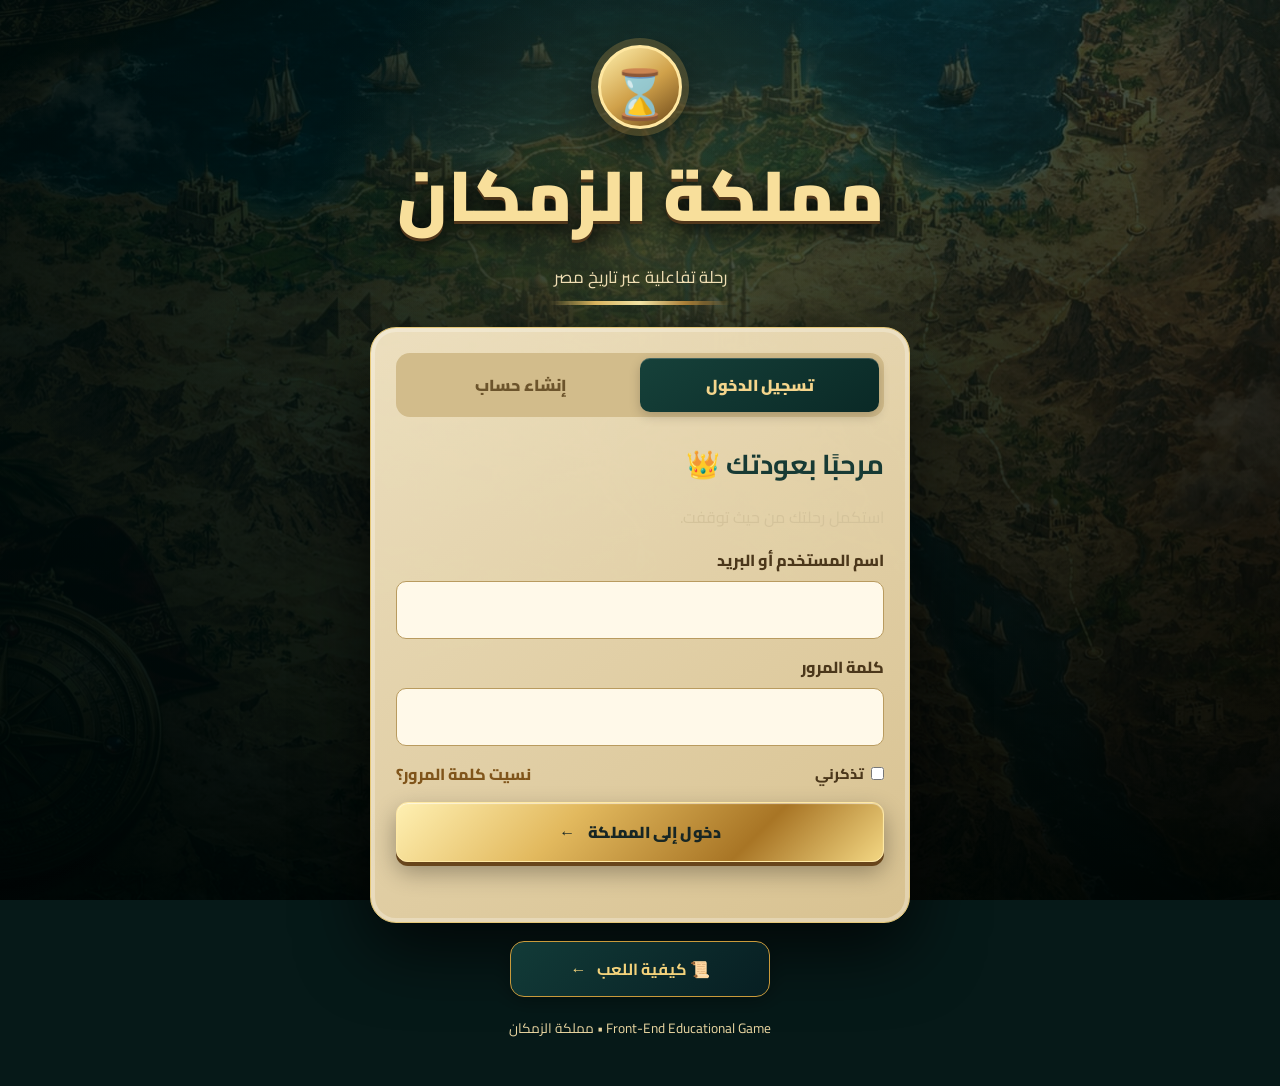
<file: index.html>
<!DOCTYPE html>
<html dir="rtl" lang="ar">
 <head>
  <meta charset="utf-8"/>
  <meta content="width=device-width,initial-scale=1" name="viewport"/>
  <title>
   مملكة الزمكان | الدخول
  </title>
  <link href="style.css" rel="stylesheet"/>
 </head>

 <body class="auth-page">
  <div class="auth-bg">
  </div>
  <main class="auth-wrap">
   <section class="brand">
    <div class="brand-emblem">
     ⌛
    </div>
    <h1>
     مملكة الزمكان
    </h1>
    <p>
     رحلة تفاعلية عبر تاريخ مصر
    </p>
    <div class="brand-line">
    </div>
   </section>
   <section class="auth-card">
    <div class="tabs">
     <button class="tab active" id="loginTab">
      تسجيل الدخول
     </button>
     <button class="tab" id="registerTab">
      إنشاء حساب
     </button>
    </div>
    <form class="auth-form" id="loginForm">
     <h2>
      مرحبًا بعودتك 👑
     </h2>
     <p class="muted">
      استكمل رحلتك من حيث توقفت.
     </p>

     <label>
      اسم المستخدم أو البريد
      <input autocomplete="username" id="loginUsername" required=""/>
     </label>

     <label>
      كلمة المرور
      <input autocomplete="current-password" id="loginPassword" required="" type="password"/>
     </label>

     <div class="remember">
      <label class="check">
       <input id="rememberMe" type="checkbox"/>
       <span>
        تذكرني
       </span>
      </label>
      <button class="link-btn" id="forgotPassword" type="button">
       نسيت كلمة المرور؟
      </button>
     </div>

     <button class="gold-btn" type="submit">
      دخول إلى المملكة
      <span>
       ←
      </span>
     </button>

     <div class="form-message" id="loginMessage">
     </div>
    </form>
    <form class="auth-form hidden" id="registerForm">
     <h2>
      أنشئ مملكتك ✨
     </h2>
     <p class="muted">
      سجّل بياناتك واحفظ تقدمك محليًا.
     </p>
     <label>
      الاسم
      <input id="registerName" required=""/>
     </label>

     <label>
      البريد الإلكتروني
      <input id="registerEmail" required="" type="email"/>
     </label>

     <label>
      كلمة المرور
      <input id="registerPassword" minlength="4" required="" type="password"/>
     </label>

     <label>
      تأكيد كلمة المرور
      <input id="registerConfirmPassword" minlength="4" required="" type="password"/>
     </label>
     
     <button class="gold-btn" type="submit">
      إنشاء الحساب
      <span>
       ✦
      </span>
     </button>
     <div class="form-message" id="registerMessage">
     </div>
    </form>
   </section>
   <a class="how-to-link" href="instructions.html" style="display:flex;align-items:center;justify-content:center;gap:10px;margin:18px auto 8px;padding:12px 22px;max-width:260px;border:1px solid #c99a3b;border-radius:14px;background:linear-gradient(135deg,#123b38,#071e22);color:#f3d27b;text-decoration:none;font-weight:700;box-shadow:0 5px 18px #0004">
    📜 كيفية اللعب
    <span aria-hidden="true">
     ←
    </span>
   </a>
   <p class="copyright">
    Front-End Educational Game • مملكة الزمكان
   </p>
  </main>
  <script>
   (()=>{let started=false;function startSound(){if(started)return;started=true;try{const C=window.AudioContext||window.webkitAudioContext;if(!C)return;const settings=JSON.parse(localStorage.getItem("kingdom_settings")||"{}");if(settings.soundEffects===false&&settings.backgroundMusic===false)return;const ac=new C();if(ac.state==="suspended")ac.resume();if(settings.soundEffects!==false){const o=ac.createOscillator(),g=ac.createGain();o.type="sine";o.frequency.setValueAtTime(523,ac.currentTime);o.frequency.setValueAtTime(659,ac.currentTime+.12);g.gain.setValueAtTime(.0001,ac.currentTime);g.gain.exponentialRampToValueAtTime(.09,ac.currentTime+.03);g.gain.exponentialRampToValueAtTime(.0001,ac.currentTime+.32);o.connect(g).connect(ac.destination);o.start();o.stop(ac.currentTime+.34)}}catch(e){}}window.addEventListener("pointerdown",startSound,{once:true});window.addEventListener("keydown",startSound,{once:true});window.addEventListener("load",()=>{try{if(!localStorage.getItem("kingdom_settings"))localStorage.setItem("kingdom_settings",JSON.stringify({soundEffects:true,backgroundMusic:true,volume:75,language:"ar"}))}catch(e){}})})();
  </script>
  <script src="audio.js"></script>
  <script src="auth.js">
  </script>
 </body>
</html>
</file>
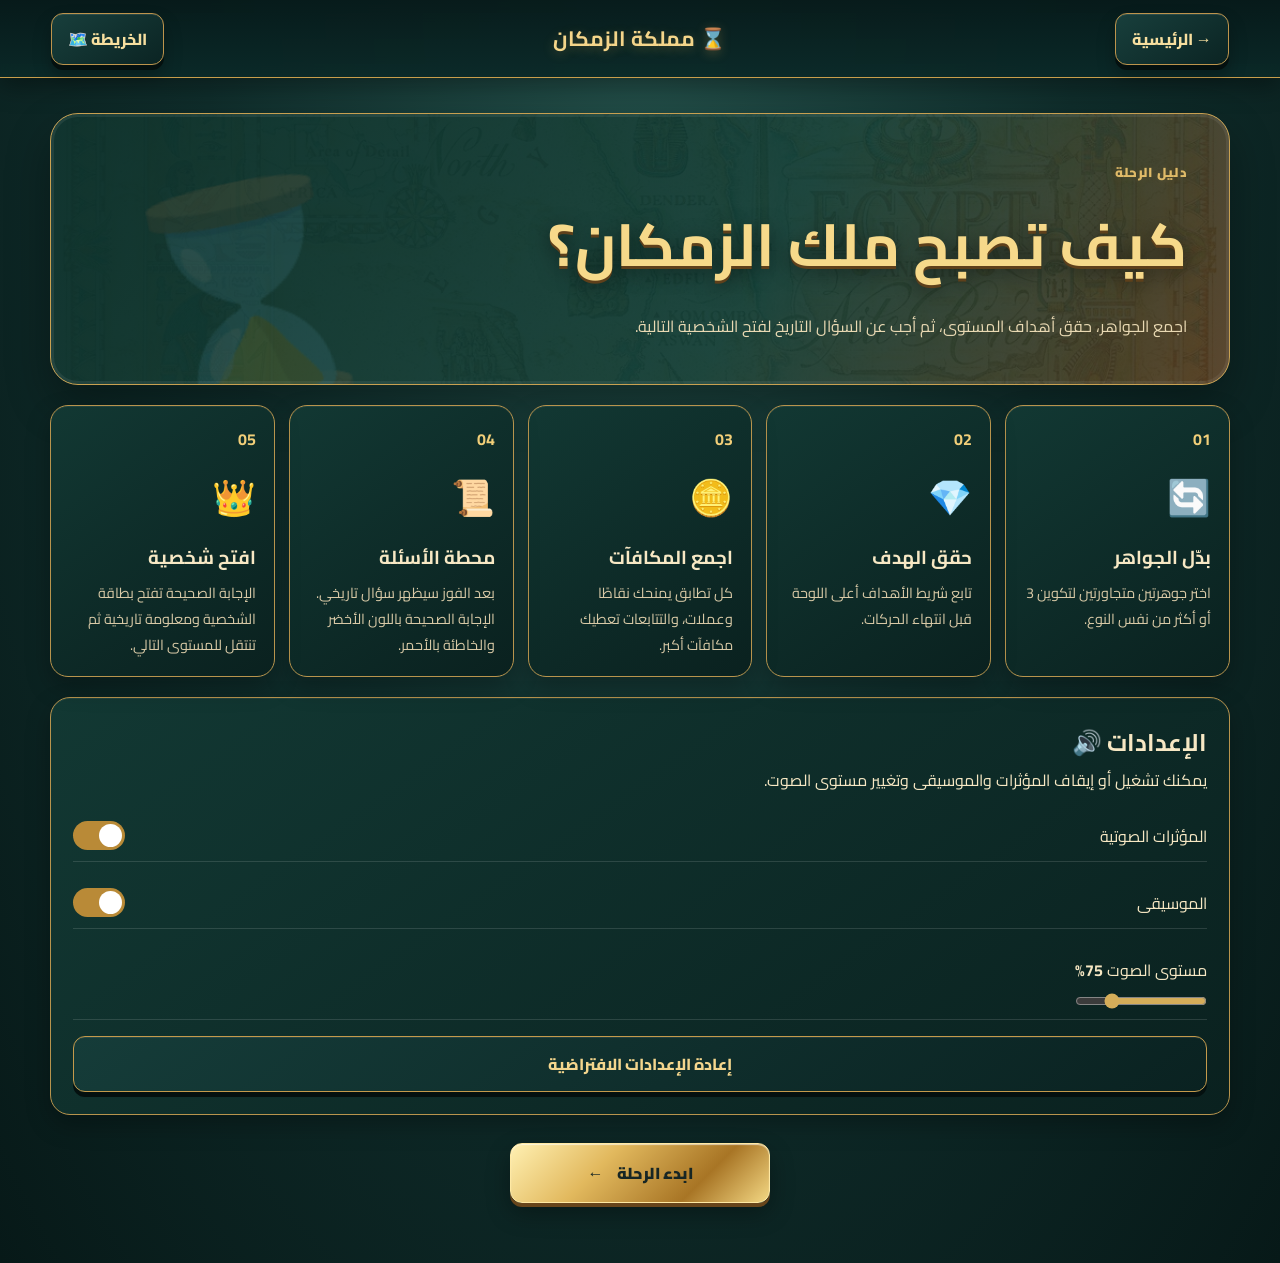
<file: instructions.html>
<!DOCTYPE html>
<html dir="rtl" lang="ar">
 <head>
  <meta charset="utf-8"/>
  <meta content="width=device-width,initial-scale=1" name="viewport"/>
  <title>
   مملكة الزمكان | كيفية اللعب
  </title>
  <link href="style.css" rel="stylesheet"/>
 </head>
 <body class="inner-page instructions-page">
  <header class="topbar">
   <a class="back-btn" href="index.html">
    → الرئيسية
   </a>
   <div class="top-logo">
    ⌛
    <b>
     مملكة الزمكان
    </b>
   </div>
   <a class="nav-btn" href="map.html">
    الخريطة 🗺️
   </a>
  </header>
  <main class="instructions-wrap">
   <section class="hero-panel">
    <span class="eyebrow">
     دليل الرحلة
    </span>
    <h1>
     كيف تصبح ملك الزمكان؟
    </h1>
    <p>
     اجمع الجواهر، حقق أهداف المستوى، ثم أجب عن السؤال التاريخ لفتح الشخصية التالية.
    </p>
   </section>
   <section class="steps">
    <article>
     <b>
      01
     </b>
     <span>
      🔄
     </span>
     <h3>
      بدّل الجواهر
     </h3>
     <p>
      اختر جوهرتين متجاورتين لتكوين 3 أو أكثر من نفس النوع.
     </p>
    </article>
    <article>
     <b>
      02
     </b>
     <span>
      💎
     </span>
     <h3>
      حقق الهدف
     </h3>
     <p>
      تابع شريط الأهداف أعلى اللوحة قبل انتهاء الحركات.
     </p>
    </article>
    <article>
     <b>
      03
     </b>
     <span>
      🪙
     </span>
     <h3>
      اجمع المكافآت
     </h3>
     <p>
      كل تطابق يمنحك نقاطًا وعملات، والتتابعات تعطيك مكافآت أكبر.
     </p>
    </article>
    <article>
     <b>
      04
     </b>
     <span>
      📜
     </span>
     <h3>
      محطة الأسئلة
     </h3>
     <p>
      بعد الفوز سيظهر سؤال تاريخي. الإجابة الصحيحة باللون الأخضر والخاطئة بالأحمر.
     </p>
    </article>
    <article>
     <b>
      05
     </b>
     <span>
      👑
     </span>
     <h3>
      افتح شخصية
     </h3>
     <p>
      الإجابة الصحيحة تفتح بطاقة الشخصية ومعلومة تاريخية ثم تنتقل للمستوى التالي.
     </p>
    </article>
   </section>
   <section class="settings-card">
    <div>
     <h2>
      الإعدادات 🔊
     </h2>
     <p>
      يمكنك تشغيل أو إيقاف المؤثرات والموسيقى وتغيير مستوى الصوت.
     </p>
    </div>
    <div class="setting-row">
     <span>
      المؤثرات الصوتية
     </span>
     <input checked="" id="soundEffects" type="checkbox"/>
    </div>
    <div class="setting-row">
     <span>
      الموسيقى
     </span>
     <input checked="" id="backgroundMusic" type="checkbox"/>
    </div>
    <div class="volume-row">
     <span>
      مستوى الصوت
      <b id="volumeValue">
       75%
      </b>
     </span>
     <input id="volumeControl" max="100" min="0" type="range" value="75"/>
    </div>
    <button class="outline-btn" id="resetSettings">
     إعادة الإعدادات الافتراضية
    </button>
   </section>
   
   <a class="gold-btn big-start" href="map.html">
    ابدء الرحلة
    <span>
     ←
    </span>
   </a>
  </main>

  <script src="audio.js"></script>
  <script src="settings.js">
  </script>
 </body>
</html>
</file>
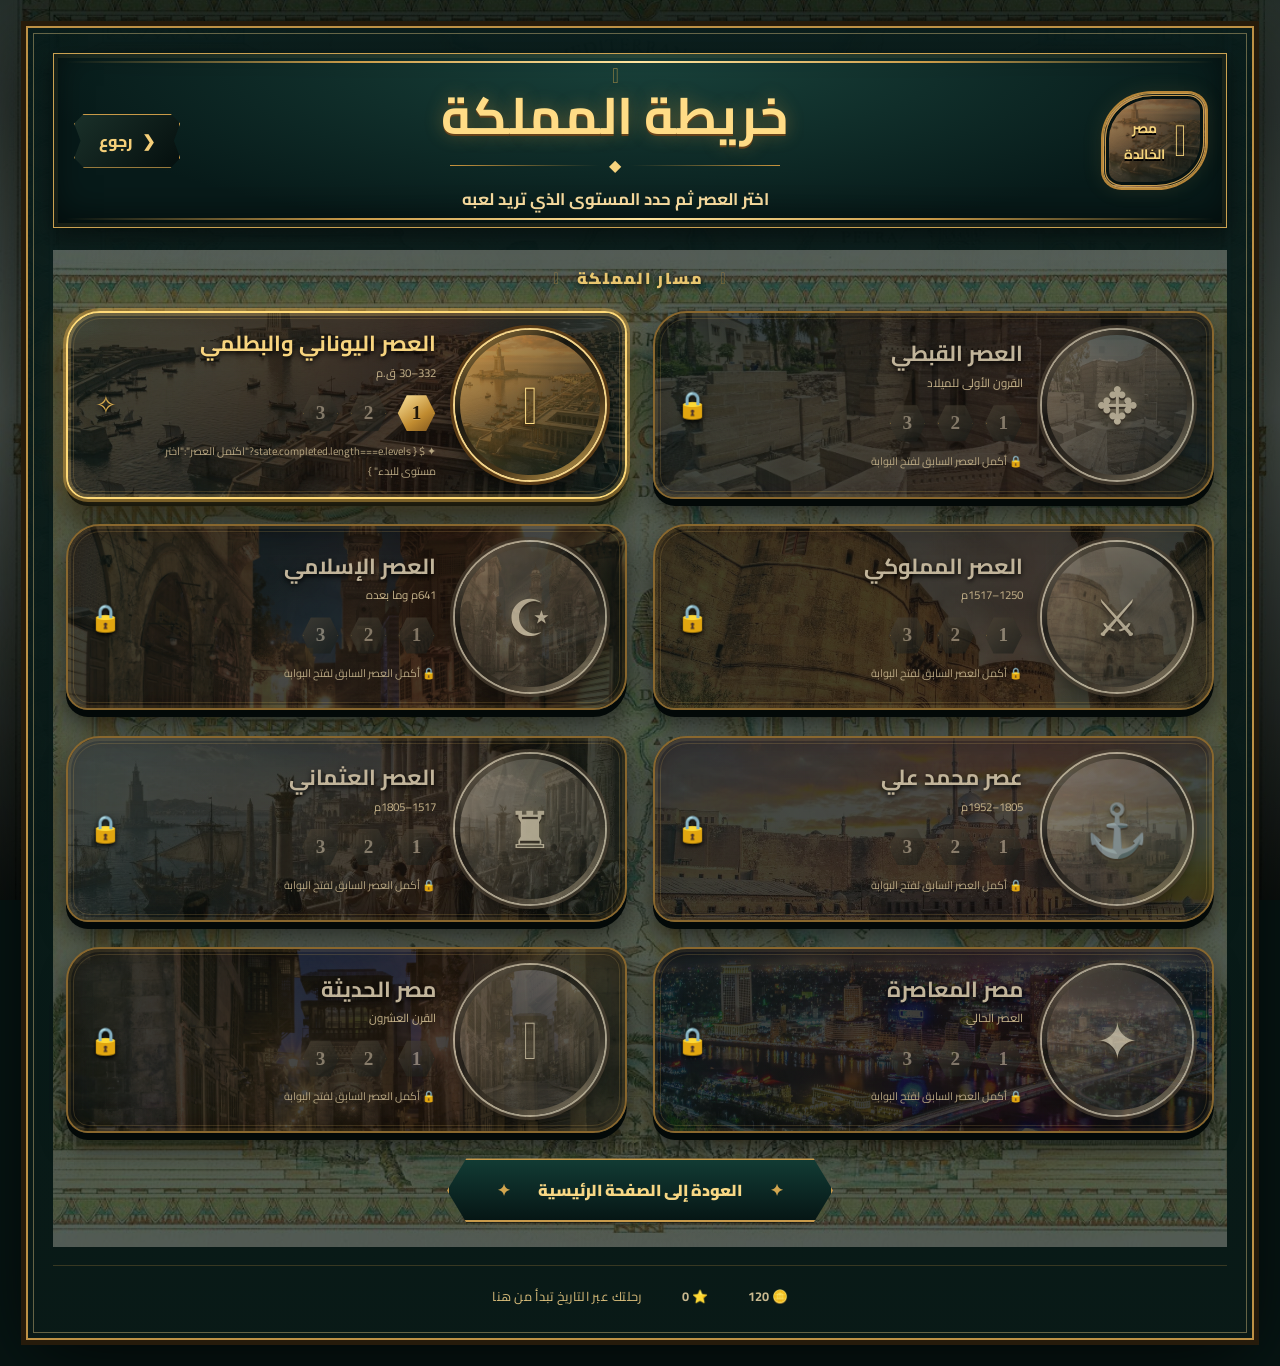
<file: map.html>
<!DOCTYPE html>
<html dir="rtl" lang="ar">
 <head>
  <meta charset="utf-8"/>
  <meta content="width=device-width,initial-scale=1" name="viewport"/>
  <title>
   مملكة الزمكان | خريطة العصور
  </title>
  <link href="style.css" rel="stylesheet"/>
 </head>
 <body class="inner-page map-page royal-era-page">
  <main class="royal-map-shell">
   <header class="royal-map-header">
    <a class="royal-back" href="instructions.html">
     <span>
      ❮
     </span>
     رجوع
    </a>
    <div class="royal-heading">
     <div class="royal-wing">
      𓆃
     </div>
     <h1>
      خريطة المملكة
     </h1>
     <div class="royal-divider">
      <span>
       ◆
      </span>
     </div>
     <p>
      اختر العصر ثم حدد المستوى الذي تريد لعبه
     </p>
    </div>
    <div aria-hidden="true" class="royal-medallion">
     <span>
      𓂀
     </span>
     <b>
      مصر
      <br/>
      الخالدة
     </b>
    </div>
   </header>
   <section aria-label="العصور التاريخية" class="royal-era-section">
    <div class="royal-map-caption">
     <span>
      𓋹
     </span>
     مسار المملكة
     <span>
      𓋹
     </span>
    </div>
    <div class="royal-era-grid" id="timeline">
    </div>
    <div class="royal-map-footer">
     <span>
      ✦
     </span>
     <a href="index.html">
      العودة إلى الصفحة الرئيسية
     </a>
     <span>
      ✦
     </span>
    </div>
   </section>
   <footer class="royal-map-status">
    <span>
     🪙
     <b id="coins">
      120
     </b>
    </span>
    <span>
     ⭐
     <b id="stars">
      0
     </b>
    </span>
    <span>
     رحلتك عبر التاريخ تبدأ من هنا
    </span>
   </footer>
  </main>
  <div class="transition" id="transition">
   <div class="transition-box">
    <div class="loader-crown">
     ♛
    </div>
    <h2 id="transitionTitle">
     العصر مغلق
    </h2>
    <p id="transitionText">
    </p>
   </div>
  </div>
  <script src="audio.js"></script>
  <script src="map.js">
  </script>
 </body>
</html>
</file>
<file: style.css>
@import url("https://fonts.googleapis.com/css2?family=Cairo:wght@400;600;700;800;900&display=swap");
* {
  box-sizing:border-box;
  margin:0;
  padding:0
}
html {
  scroll-behavior:smooth
}
body {
  font-family:"Cairo",Tahoma,sans-serif;
  color:#38200b;
  min-height:100vh;
  background:#f6e6bd
}
button,input,select {
  font:inherit
}
button {
  cursor:pointer;
  border:0
}
a {
  text-decoration:none;
  color:inherit
}
.hidden {
  display:none!important
}
.muted {
  color:#765d3d;
  line-height:1.8
}
.eyebrow {
  display:inline-block;
  color:#8c5b08;
  font-weight:900;
  font-size:.82rem;
  letter-spacing:.5px;
  margin-bottom:5px
}
.gold-btn {
  display:inline-flex;
  align-items:center;
  justify-content:center;
  gap:13px;
  padding:14px 25px;
  border-radius:15px;
  background:linear-gradient(135deg,#fff0a2,#f7bf39 48%,#b87305);
  color:#3b2206;
  font-weight:900;
  box-shadow:0 9px 0 #825006,0 14px 25px #8b59043d;
  transition:.2s;
  min-height:52px
}
.gold-btn:hover {
  transform:translateY(-3px);
  filter:saturate(1.15)
}
.gold-btn:active {
  transform:translateY(2px);
  box-shadow:0 4px 0 #825006
}
.outline-btn {
  display:inline-flex;
  align-items:center;
  justify-content:center;
  gap:8px;
  padding:12px 20px;
  border:2px solid #c08a25;
  background:#fffaf0;
  color:#6d4408;
  border-radius:13px;
  font-weight:800
}
.back-btn,.nav-btn {
  display:inline-flex;
  align-items:center;
  gap:8px;
  padding:10px 16px;
  border-radius:12px;
  background:#ffffffd9;
  border:1px solid #e5c982;
  font-weight:800;
  box-shadow:0 6px 18px #53300e18
}
.topbar {
  height:78px;
  display:flex;
  align-items:center;
  justify-content:space-between;
  padding:0 4vw;
  background:#fff9edee;
  border-bottom:1px solid #d9b55b;
  position:relative;
  z-index:10;
  backdrop-filter:blur(10px)
}
.top-logo {
  font-size:1.3rem;
  color:#8c5a08
}
.player-stats {
  display:flex;
  gap:10px
}
.player-stats span {
  background:#fff;
  padding:8px 14px;
  border:1px solid #e0c77f;
  border-radius:12px
}
.auth-page {
  display:grid;
  place-items:center;
  overflow:hidden;
  position:relative;
  background:#1d3f56
}
.auth-bg {
  position:fixed;
  inset:0;
  background:linear-gradient(90deg,#0e3148cc,#113f57b0),url("assets/images/backgrounds/mamluk.jpg") center/cover;
  filter:saturate(1.2)
}
.auth-bg:after {
  content:"";
  position:absolute;
  inset:0;
  background:radial-gradient(circle at 50% 25%,#ffd85b55,transparent 28%)
}
.auth-wrap {
  position:relative;
  z-index:2;
  width:min(930px,94%);
  padding:45px 0
}
.brand {
  text-align:center;
  color:#fff;
  margin-bottom:22px
}
.brand-emblem {
  margin:auto;
  width:84px;
  height:84px;
  border-radius:50%;
  display:grid;
  place-items:center;
  background:linear-gradient(#ffe58a,#a76708);
  border:4px solid #fff0a2;
  box-shadow:0 0 0 8px #d6a72b55,0 18px 45px #0008;
  font-size:3rem
}
.brand h1 {
  font-size:clamp(2.2rem,6vw,4.4rem);
  font-weight:900;
  text-shadow:0 5px 25px #000
}
.brand p {
  font-size:1.05rem;
  color:#ffe7a0
}
.brand-line {
  width:180px;
  height:4px;
  background:linear-gradient(90deg,transparent,#f9cb4c,transparent);
  margin:8px auto
}
.auth-card {
  width:min(540px,100%);
  margin:auto;
  background:#fffaf1f5;
  border:1px solid #ffe1a0;
  border-radius:26px;
  padding:25px;
  box-shadow:0 30px 80px #0008
}
.tabs {
  display:grid;
  grid-template-columns:1fr 1fr;
  background:#ead7ad;
  border-radius:14px;
  padding:5px;
  margin-bottom:22px
}
.tab {
  padding:12px;
  border-radius:10px;
  background:transparent;
  font-weight:900;
  color:#795520
}
.tab.active {
  background:#fff9ec;
  box-shadow:0 4px 12px #6e460c22;
  color:#9a6206
}
.auth-form {
  display:flex;
  flex-direction:column;
  gap:13px
}
.auth-form h2 {
  font-size:1.7rem
}
.auth-form label {
  font-weight:800;
  color:#5a3b16
}
.auth-form input {
  width:100%;
  margin-top:6px;
  padding:13px 14px;
  border:1px solid #d9bd79;
  border-radius:12px;
  background:#fff;
  outline:none
}
.auth-form input:focus {
  border-color:#bd7e0b;
  box-shadow:0 0 0 4px #d69d2222
}
.remember {
  display:flex;
  justify-content:space-between;
  align-items:center
}
.check {
  display:flex!important;
  gap:7px;
  align-items:center;
  font-size:.9rem
}
.check input {
  width:auto!important;
  margin:0!important
}
.link-btn {
  background:none;
  color:#a06708;
  font-weight:800
}
.form-message {
  min-height:22px;
  text-align:center;
  font-weight:800
}
.form-message.ok {
  color:#168044
}
.form-message.error {
  color:#c33b2e
}
.copyright {
  text-align:center;
  color:#ffe7a4;
  margin-top:18px;
  font-size:.85rem
}
.inner-page {
  background:linear-gradient(#fff5d8,#f4e2b7);
  min-height:100vh
}
.instructions-wrap,.map-wrap {
  width:min(1180px,94%);
  margin:auto;
  padding:35px 0 60px
}
.hero-panel {
  border-radius:28px;
  padding:42px;
  background:linear-gradient(135deg,#fff7db,#f4d57d);
  border:1px solid #d7ac45;
  box-shadow:0 20px 45px #633d141a;
  overflow:hidden;
  position:relative
}
.hero-panel:after {
  content:"⌛";
  position:absolute;
  left:5%;
  top:-25px;
  font-size:14rem;
  color:#a96c0930;
  transform:rotate(-12deg)
}
.hero-panel h1 {
  font-size:clamp(2rem,5vw,3.7rem);
  position:relative;
  z-index:1
}
.hero-panel p {
  max-width:700px;
  margin-top:10px;
  line-height:2;
  position:relative;
  z-index:1
}
.steps {
  display:grid;
  grid-template-columns:repeat(5,1fr);
  gap:14px;
  margin:20px 0
}
.steps article {
  background:#fffdf7;
  border:1px solid #e3cb91;
  border-radius:18px;
  padding:18px;
  box-shadow:0 10px 25px #714a1612;
  position:relative
}
.steps article b {
  color:#c08a21
}
.steps article span {
  display:block;
  font-size:2.2rem;
  margin:10px 0
}
.steps h3 {
  margin-bottom:5px
}
.steps p {
  font-size:.9rem;
  line-height:1.8;
  color:#725b3b
}
.settings-card {
  background:#fffdf7;
  border:1px solid #e3cb91;
  border-radius:20px;
  padding:22px;
  display:grid;
  gap:16px
}
.setting-row,.volume-row {
  display:flex;
  justify-content:space-between;
  align-items:center;
  padding:10px 0;
  border-bottom:1px solid #ead9b0
}
.setting-row input[type=checkbox] {
  appearance:none;
  width:52px;
  height:29px;
  border-radius:20px;
  background:#cdbb94;
  position:relative
}
.setting-row input[type=checkbox]:after {
  content:"";
  position:absolute;
  width:23px;
  height:23px;
  top:3px;
  right:26px;
  border-radius:50%;
  background:#fff;
  transition:.2s
}
.setting-row input:checked {
  background:#bd7b0d
}
.setting-row input:checked:after {
  right:3px
}
.volume-row {
  display:grid;
  gap:8px
}
.volume-row input {
  width:100%;
  accent-color:#b9790d
}
.big-start {
  margin:28px auto 0;
  display:flex;
  width:max-content;
  min-width:260px
}
.map-wrap {
  display:grid;
  gap:22px
}
.era-banner {
  min-height:310px;
  border-radius:28px;
  padding:40px;
  display:flex;
  align-items:center;
  justify-content:space-between;
  gap:25px;
  background:linear-gradient(90deg,#142f4de8,#6b4108a8),url("assets/images/backgrounds/greek.jpg") center/cover;
  border:1px solid #e2bd5b;
  box-shadow:0 20px 55px #4a2c0d30;
  color:#fff;
  overflow:hidden
}
.era-banner h1 {
  font-size:clamp(2rem,5vw,3.5rem)
}
.era-banner p {
  max-width:650px;
  line-height:1.9;
  color:#fff4cf
}
.era-banner img {
  width:250px;
  height:250px;
  object-fit:cover;
  border-radius:50%;
  border:6px solid #f7d36d;
  box-shadow:0 0 0 10px #fff2a022,0 25px 45px #0008
}
.map-card {
  background:linear-gradient(0deg,rgba(255,250,240,.18),rgba(255,250,240,.18)),url("assets/images/maps/egypt-vintage.png") center/cover;
  border:1px solid #ddc17b;
  border-radius:25px;
  padding:25px;
  box-shadow:0 18px 45px #5b38151a
}
.character-card {
  background:#fffaf0;
  border:1px solid #ddc17b;
  border-radius:25px;
  padding:25px;
  box-shadow:0 18px 45px #5b38151a
}
.map-heading {
  display:flex;
  justify-content:space-between;
  align-items:center
}
.map-note {
  color:#8c6a34
}
.timeline {
  position:relative;
  min-height:650px;
  margin:25px auto 0;
  max-width:850px;
  padding:25px 0
}
.timeline:before {
  content:"";
  position:absolute;
  top:30px;
  bottom:30px;
  left:50%;
  width:8px;
  border-radius:20px;
  background:linear-gradient(#d19a2c,#6c4b1a,#d19a2c);
  box-shadow:0 0 0 5px #cfa34633
}
.era-node {
  position:absolute;
  width:210px;
  min-height:82px;
  padding:13px;
  border-radius:17px;
  background:linear-gradient(#fffdf6,#f0dfb7);
  border:2px solid #c99528;
  box-shadow:0 10px 20px #57350d22;
  text-align:right
}
.era-node:nth-child(odd) {
  right:55%
}
.era-node:nth-child(even) {
  left:55%
}
.era-node button {
  background:none;
  text-align:inherit;
  width:100%
}
.era-node .num {
  display:inline-grid;
  place-items:center;
  width:30px;
  height:30px;
  border-radius:50%;
  background:#bd7c0c;
  color:#fff;
  font-weight:900
}
.era-node h3 {
  font-size:1rem
}
.era-node small {
  color:#80683f
}
.era-node.locked {
  filter:grayscale(.55);
  opacity:.55
}
.era-node.current {
  box-shadow:0 0 0 5px #f4c84a66,0 15px 30px #75450d33
}
.character-card {
  display:grid;
  grid-template-columns:300px 1fr;
  gap:30px;
  align-items:center
}
.character-image-wrap {
  height:340px;
  border-radius:22px;
  overflow:hidden;
  border:6px solid #d7a93e;
  box-shadow:0 15px 30px #5a350c30
}
.character-image-wrap img {
  width:100%;
  height:100%;
  object-fit:cover
}
.character-info h2 {
  font-size:2.4rem;
  color:#8a5707
}
.character-info h3 {
  color:#8e6b34;
  margin:4px 0 12px
}
.character-info p {
  line-height:2;
  color:#5d482b
}
.achievements {
  display:flex;
  flex-wrap:wrap;
  gap:8px;
  margin-top:15px
}
.achievements span {
  padding:7px 11px;
  border-radius:20px;
  background:#f6e4b3;
  border:1px solid #dfbd65;
  font-size:.85rem
}
.transition {
  position:fixed;
  inset:0;
  display:none;
  place-items:center;
  background:#132c3ccc;
  z-index:100;
  backdrop-filter:blur(8px)
}
.transition.show {
  display:grid
}
.transition-box {
  text-align:center;
  color:#fff;
  background:#fff4d9;
  padding:45px;
  border-radius:24px;
  color:#5d3c0c
}
.loader-crown {
  font-size:4rem;
  color:#c68a13
}
.transition-box p {
  margin-top:8px
}
@media(max-width:850px) {
  .steps {
    grid-template-columns:repeat(2,1fr)
  }
  .character-card {
    grid-template-columns:1fr
  }
  .character-image-wrap {
    height:300px
  }
  .era-banner img {
    width:190px;
    height:190px
  }
}
@media(max-width:600px) {
  .topbar {
    height:auto;
    padding:12px;
    gap:8px;
    flex-wrap:wrap
  }
  .top-logo {
    order:-1;
    width:100%;
    text-align:center
  }
  .hero-panel {
    padding:25px
  }
  .steps {
    grid-template-columns:1fr
  }
  .era-banner {
    padding:25px;
    flex-direction:column-reverse;
    text-align:center
  }
  .era-banner img {
    width:160px;
    height:160px
  }
  .timeline {
    min-height:900px
  }
  .timeline:before {
    left:20px
  }
  .era-node:nth-child(odd),.era-node:nth-child(even) {
    left:45px;
    right:auto;
    width:calc(100% - 55px)
  }
  .era-node:nth-child(1) {
    top:20px
  }
  .era-node:nth-child(2) {
    top:130px
  }
  .era-node:nth-child(3) {
    top:240px
  }
  .era-node:nth-child(4) {
    top:350px
  }
  .era-node:nth-child(5) {
    top:460px
  }
  .era-node:nth-child(6) {
    top:570px
  }
  .era-node:nth-child(7) {
    top:680px
  }
  .era-node:nth-child(8) {
    top:790px
  }
}
/* Map and level selector */
.map-illustration {
  display:flex;
  align-items:center;
  gap:20px;
  margin:0 0 25px;
  padding:15px;
  border-radius:20px;
  background:linear-gradient(120deg,#132d4a,#28616b);
  color:#fff;
  overflow:hidden
}
.map-illustration img {
  width:min(42%,320px);
  height:150px;
  object-fit:cover;
  border-radius:14px;
  border:2px solid #d9c17a
}
.map-illustration b,.map-illustration span {
  display:block
}
.map-illustration b {
  font-size:1.35rem;
  color:#ffe49a
}
.map-illustration span {
  line-height:1.9;
  color:#e5f3f1
}
.levels-panel {
  margin:20px 0;
  background:#fffaf0;
  border:1px solid #ddc17b;
  border-radius:25px;
  padding:25px;
  box-shadow:0 18px 45px #5b38151a;
  overflow:hidden
}
.levels-grid {
  display:grid;
  grid-template-columns:repeat(3,minmax(0,1fr));
  gap:clamp(12px,3vw,30px);
  margin-top:18px;
  min-height:330px;
  padding:35px 24px;
  align-items:center;
  background:linear-gradient(90deg,#132b3b99,#173e3d55),url("assets/images/maps/kingdom-map.jpg") center/cover;
  border:3px solid #d9b85e;
  border-radius:22px;
  box-shadow:inset 0 0 0 4px #fff4c455,inset 0 0 45px #102b3188
}
.level-tile {
  padding:20px 10px;
  min-height:125px;
  border-radius:18px;
  border:2px solid #ffe08a;
  background:linear-gradient(145deg,#fffdf0f2,#f0d38beF);
  color:#38240c;
  text-align:center;
  font-weight:900;
  box-shadow:0 7px 0 #8b5d20,0 12px 25px #081c1c88;
  transition:.18s;
  backdrop-filter:blur(3px)
}
.level-tile:hover:not(:disabled) {
  transform:translateY(-3px);
  background:linear-gradient(145deg,#e0f7f3,#a7dcd4)
}
.level-tile:disabled {
  opacity:.55;
  cursor:not-allowed;
  filter:grayscale(.7)
}
.level-tile .level-number {
  display:block;
  font-size:1.7rem;
  color:#146a70
}
.level-tile small {
  display:block;
  font-size:.75rem;
  margin-top:5px
}
.auth-page {
  background:#101d3b;
  color:#f4f7ff
}
.auth-bg {
  background:linear-gradient(125deg,#10172fe8,#173d56b8 50%,#563d70a8),url("assets/images/maps/kingdom-map.jpg") center/cover;
  filter:saturate(.8)
}
.auth-bg:after {
  background:radial-gradient(circle at 50% 25%,#65d8d055,transparent 35%),linear-gradient(180deg,#10172f22,#11152f77)
}
.brand-emblem {
  background:linear-gradient(135deg,#8df0dc,#3888a5 55%,#50417c);
  border-color:#b8fff2;
  box-shadow:0 0 0 8px #67e5d333,0 18px 45px #0008
}
.brand h1 {
  color:#e5fff9
}
.brand-line {
  background:linear-gradient(90deg,transparent,#74e5d5,#b6a1ff,transparent)
}
.auth-card {
  background:#f6f5ff;
  border-color:#a6d9dd;
  box-shadow:0 25px 70px #080d24a8
}
.tab.active {
  background:#d8f7f2;
  color:#155a68
}
.gold-btn {
  background:linear-gradient(135deg,#b9fff0,#5bc7c5 48%,#5367b8);
  color:#102a43;
  box-shadow:0 9px 0 #304b83,0 14px 25px #1a4f6b3d
}
.eyebrow {
  color:#277b83
}
@media(max-width:650px) {
  .levels-grid {
    grid-template-columns:1fr;
    min-height:0;
    padding:20px;
    gap:16px
  }
  .level-tile {
    min-height:90px
  }
}
@import url('https://fonts.googleapis.com/css2?family=Amiri:wght@400;700&family=Cairo:wght@400;500;600;700;800;900&display=swap');
:root {
  --royal-ink:#091d1d;
  --royal-teal:#103b3a;
  --royal-deep:#071717;
  --royal-gold:#d7ad58;
  --royal-bright:#f6d98a;
  --royal-parchment:#ead7a7;
  --royal-text:#f9edcf;
  --royal-shadow:#020b0bd9
}
body {
  font-family:'Cairo',Tahoma,sans-serif;
  color:#f8edcf;
  background:#0a2020
}
button,input,select {
  font-family:'Cairo',Tahoma,sans-serif
}
.inner-page {
  background:radial-gradient(ellipse at 50% 0%,#24514b 0%,#102e2c 48%,#071918 100%);
  color:#f8edcf
}
.topbar {
  background:linear-gradient(180deg,#071a1af5,#0b2928f2);
  border-bottom:1px solid #c99e4b;
  box-shadow:0 7px 24px #0006;
  color:#f8edcf
}
.top-logo {
  color:#f4d58a;
  text-shadow:0 2px 12px #d5a34855
}
.back-btn,.nav-btn {
  background:linear-gradient(145deg,#183f3c,#0b2423);
  border:1px solid #bd944c;
  color:#f7df9f;
  box-shadow:inset 0 1px #ffffff19,0 5px 0 #04100f,0 10px 18px #0004;
  border-radius:12px;
  transition:transform .2s,filter .2s
}
.back-btn:hover,.nav-btn:hover {
  transform:translateY(-2px);
  filter:brightness(1.18)
}
.player-stats span {
  background:#102e2c;
  border:1px solid #9b793d;
  color:#f9e6b1;
  box-shadow:inset 0 1px #ffffff12
}
.gold-btn {
  background:linear-gradient(135deg,#fff0b2 0%,#e2b95e 35%,#a87525 72%,#f3d783 100%);
  color:#172624;
  border:1px solid #ffe9a3;
  border-radius:12px;
  font-weight:900;
  letter-spacing:.1px;
  box-shadow:inset 0 1px 1px #fff9,0 4px 0 #68451b,0 10px 25px #0005;
  transition:transform .2s,filter .2s
}
.gold-btn:hover {
  transform:translateY(-3px);
  filter:brightness(1.09);
  box-shadow:inset 0 1px 1px #fff9,0 6px 0 #68451b,0 14px 28px #0006
}
.gold-btn:active {
  transform:translateY(2px);
  box-shadow:0 2px 0 #68451b
}
.outline-btn {
  background:linear-gradient(145deg,#153c39,#0a2221);
  color:#f4d68d;
  border:1px solid #c49a4b;
  border-radius:12px;
  box-shadow:inset 0 1px #ffffff15,0 5px 0 #04100f
}
.eyebrow {
  color:#dfba68;
  text-shadow:0 1px 8px #e0b75b22;
  letter-spacing:.3px
}
.muted {
  color:#d4c39b
}
.era-banner {
  background:linear-gradient(105deg,#071a1ae8 0%,#103c39d9 55%,#3c2a13b8 100%),url('assets/images/backgrounds/greek.jpg') center/cover;
  border:1px solid #d3ad5c;
  border-radius:22px;
  box-shadow:inset 0 0 0 3px #e9c8751c,inset 0 0 60px #0007,0 20px 50px #0005
}
.era-banner h1,.hero-panel h1 {
  font-family:'Amiri','Cairo',serif;
  color:#f6d98a;
  text-shadow:0 3px 0 #5e401b,0 5px 20px #0008;
  font-weight:700
}
.era-banner p {
  color:#f4e6bf
}
.era-banner img {
  border:4px solid #d8b260;
  box-shadow:0 0 0 4px #4c391b,0 0 0 7px #d9b96655,0 20px 38px #0009
}
.map-card {
  background:linear-gradient(135deg,#081c1bdc,#102e2bd9),url('assets/images/maps/egypt-vintage.png') center/cover;
  border:1px solid #c8a154;
  border-radius:20px;
  box-shadow:inset 0 0 0 3px #f1d38c18,inset 0 0 65px #020b0bc9,0 18px 40px #0005;
  color:#f7e9c2
}
.map-heading h2,.character-info h2,.levels-panel h2 {
  font-family:'Amiri','Cairo',serif;
  color:#f5d58a;
  text-shadow:0 2px 12px #0006
}
.map-note {
  color:#dfc58c
}
.timeline:before {
  background:linear-gradient(180deg,#fff0a4,#b98935 20%,#725020 50%,#c79a46 80%,#ffedaa);
  box-shadow:0 0 0 4px #c49b4a28,0 0 22px #e3b34a55
}
.era-node {
  background:linear-gradient(145deg,#163a36f5,#081d1cf5);
  border:1px solid #bd944b;
  border-radius:13px;
  color:#f7e9c6;
  box-shadow:inset 0 1px #fff2,0 5px 0 #061312,0 13px 25px #0006;
  transition:transform .2s,border-color .2s,box-shadow .2s
}
.era-node:hover {
  transform:translateY(-3px);
  border-color:#f2d37f;
  box-shadow:inset 0 1px #fff3,0 5px 0 #061312,0 0 0 3px #d4a84b28,0 16px 30px #0007
}
.era-node .num {
  background:linear-gradient(145deg,#ffe9a1,#b47a24);
  color:#142320;
  border:1px solid #fff0b0;
  box-shadow:0 2px 8px #0005
}
.era-node h3 {
  font-family:'Amiri','Cairo',serif;
  font-size:1.1rem;
  color:#f5d98f
}
.era-node small {
  color:#d4c39b
}
.era-node.locked {
  filter:grayscale(.45);
  opacity:.62
}
.era-node.current {
  border-color:#ffe59a;
  box-shadow:inset 0 1px #fff4,0 5px 0 #061312,0 0 0 4px #e5b94c55,0 0 30px #e6b84b33
}
.levels-panel {
  background:linear-gradient(145deg,#0b2423ee,#123a36ee);
  border:1px solid #c49a4c;
  border-radius:20px;
  box-shadow:inset 0 0 0 3px #fff1,0 18px 45px #0005
}
.levels-grid {
  background:linear-gradient(90deg,#061715b0,#0b2927a0),url('assets/images/maps/kingdom-map.jpg') center/cover;
  border:2px solid #d3ad5c;
  border-radius:17px;
  box-shadow:inset 0 0 0 3px #f8dfa044,inset 0 0 50px #0009,0 12px 25px #0004
}
.level-tile {
  background:linear-gradient(145deg,#173e39f5,#0a2422f5);
  border:1px solid #d7b15c;
  color:#f8e8bd;
  border-radius:13px;
  box-shadow:inset 0 1px #fff3,0 5px 0 #051311,0 12px 22px #0007;
  transition:transform .2s,box-shadow .2s,border-color .2s
}
.level-tile .level-number {
  font-family:'Amiri','Cairo',serif;
  color:#f5d487;
  font-size:2rem;
  text-shadow:0 2px 8px #0007
}
.level-tile small {
  color:#d8c69c
}
.level-tile:hover:not(:disabled) {
  transform:translateY(-4px);
  background:linear-gradient(145deg,#28594f,#12352f);
  border-color:#ffebad;
  box-shadow:inset 0 1px #fff3,0 6px 0 #051311,0 0 0 3px #d8b45b30,0 18px 30px #0008
}
.level-tile:disabled {
  background:linear-gradient(145deg,#172c2a,#0a1b1a);
  border-color:#87744d;
  color:#b9ad8d;
  opacity:.72;
  filter:saturate(.55)
}
.character-card {
  background:linear-gradient(145deg,#102e2b,#081d1c);
  border:1px solid #c7a054;
  border-radius:20px;
  box-shadow:inset 0 0 0 3px #ffffff10,0 18px 40px #0005;
  color:#f5e7c3
}
.character-image-wrap {
  border:4px solid #c8a054;
  box-shadow:0 0 0 4px #5b431e,0 16px 30px #0007
}
.character-info h3 {
  color:#d9b86e
}
.character-info p {
  color:#e1d4b4
}
.achievements span {
  background:#173c36;
  border:1px solid #a88746;
  color:#f1dca6
}
.transition {
  background:#031413d9
}
.transition-box {
  background:linear-gradient(145deg,#123b36,#081d1c);
  border:1px solid #d7b15c;
  color:#f8e8bd;
  box-shadow:0 20px 70px #000b
}
.transition-box h2 {
  font-family:'Amiri',serif;
  color:#f4d487
}
.loader-crown {
  color:#e7c16c
}
.auth-page {
  background:#061918;
  color:#f8edcf
}
.auth-bg {
  background:linear-gradient(120deg,#041514e8,#0b302ebd 48%,#382916b8),url('assets/images/maps/kingdom-map.jpg') center/cover;
  filter:saturate(.82) contrast(1.08)
}
.auth-bg:after {
  background:radial-gradient(circle at 50% 25%,#e7bd5a30,transparent 35%),linear-gradient(180deg,#03111022,#020b0bd9)
}
.brand-emblem {
  background:linear-gradient(145deg,#fff0ac,#d0a14a 52%,#6b4719);
  border:3px solid #ffe7a0;
  box-shadow:0 0 0 7px #d5ad5540,0 18px 45px #0009;
  color:#16312c
}
.brand h1 {
  font-family:'Amiri','Cairo',serif;
  color:#f8df9b;
  text-shadow:0 3px 0 #51371b,0 6px 22px #000
}
.brand p {
  color:#f0dfb4
}
.brand-line {
  background:linear-gradient(90deg,transparent,#e4bd63,#fff0ae,#b4873b,transparent)
}
.auth-card {
  background:linear-gradient(145deg,#f3e5c4f7,#dfc895f7);
  border:1px solid #e5c777;
  box-shadow:inset 0 0 0 4px #fff4,0 25px 70px #000b;
  color:#332717
}
.auth-form h2 {
  font-family:'Amiri','Cairo',serif;
  color:#173a34
}
.auth-form label {
  color:#4b371b
}
.auth-form input {
  background:#fff9e9;
  border:1px solid #b99b5f;
  border-radius:10px;
  color:#241d12
}
.auth-form input:focus {
  border-color:#9c7029;
  box-shadow:0 0 0 4px #d6ac4a30
}
.tabs {
  background:#d2bc8b
}
.tab {
  color:#6c542c
}
.tab.active {
  background:linear-gradient(145deg,#16413a,#0a2926);
  color:#f4d58c;
  box-shadow:inset 0 1px #fff3,0 4px 12px #0003
}
.link-btn {
  color:#80551b
}
.copyright {
  color:#e9d5a0
}
.hero-panel {
  background:linear-gradient(120deg,#0c302bfa,#123d36f2 60%,#4b351ce8),url('assets/images/maps/egypt-vintage.png') center/cover;
  border:1px solid #c9a151;
  box-shadow:inset 0 0 0 3px #fff1,0 20px 45px #0005;
  color:#f6e7bf
}
.hero-panel:after {
  color:#e0b95c20
}
.hero-panel p {
  color:#e9d9b3
}
.steps article,.settings-card {
  background:linear-gradient(145deg,#123833,#0a211f);
  border:1px solid #b8944d;
  color:#f7e8c4;
  box-shadow:inset 0 1px #fff1,0 10px 25px #0004
}
.steps article b {
  color:#f2cf79
}
.steps p {
  color:#d8c9a6
}
.setting-row,.volume-row {
  border-color:#ffffff20
}
.setting-row input:checked {
  background:#b98a37
}
.volume-row input {
  accent-color:#d5ad59
}
@media(max-width:850px) {
  .era-banner {
    min-height:250px
  }
  .map-card,.levels-panel,.character-card {
    padding:18px
  }
}
@media(max-width:600px) {
  .map-card {
    padding:15px
  }
  .era-node {
    border-radius:11px
  }
  .era-banner {
    border-radius:16px
  }
  .auth-card {
    border-radius:20px;
    padding:20px
  }
}
/* ROYAL HISTORICAL ERA MAP — layout inspired by the user's reference image */
.royal-era-page {
  min-height:100vh;
  background:#071614;
  color:#f8e5b2;
  padding:clamp(10px,2vw,28px);
  font-family:'Amiri','Cairo',serif;
  overflow-x:hidden
}
.royal-era-page:before {
  content:"";
  position:fixed;
  inset:0;
  z-index:0;
  background:linear-gradient(180deg,#061412d9,#081715b8 45%,#020807ed),url('assets/images/maps/egypt-vintage.png') center/cover fixed;
  filter:saturate(.85) contrast(1.08)
}
.royal-map-shell {
  position:relative;
  z-index:1;
  max-width:1540px;
  margin:0 auto;
  border:2px solid #bd9145;
  outline:1px solid #f1d18a66;
  outline-offset:-8px;
  background:linear-gradient(180deg,#081c1be8,#0a1a18e8);
  box-shadow:0 0 0 5px #261b0b,0 20px 80px #000b;
  min-height:calc(100vh - 32px);
  padding:clamp(16px,2vw,30px)
}
.royal-map-header {
  position:relative;
  min-height:130px;
  display:grid;
  grid-template-columns:180px 1fr 230px;
  align-items:center;
  gap:18px;
  padding:12px 20px;
  margin-bottom:22px;
  background:radial-gradient(ellipse at 50% 0%,#19423b,#071a19 75%);
  border:1px solid #cba251;
  box-shadow:inset 0 0 0 4px #d4ad5c17,inset 0 -10px 35px #0008,0 8px 22px #0007
}
.royal-map-header:before,.royal-map-header:after {
  content:"";
  position:absolute;
  left:12px;
  right:12px;
  height:2px;
  background:linear-gradient(90deg,transparent,#c99a48,#ffe5a0,#c99a48,transparent)
}
.royal-map-header:before {
  top:7px
}
.royal-map-header:after {
  bottom:7px
}
.royal-back {
  justify-self:start;
  display:flex;
  align-items:center;
  gap:10px;
  padding:11px 24px;
  color:#f5cf79;
  background:linear-gradient(135deg,#1a3029,#050f0e);
  border:1px solid #c99a48;
  outline:1px solid #694c21;
  outline-offset:3px;
  clip-path:polygon(9% 0,91% 0,100% 18%,94% 50%,100% 82%,91% 100%,9% 100%,0 82%,6% 50%,0 18%);
  font-family:'Cairo',sans-serif;
  font-weight:800;
  transition:.2s
}
.royal-back:hover {
  filter:brightness(1.3);
  transform:translateY(-2px)
}
.royal-heading {
  text-align:center;
  min-width:0
}
.royal-heading h1 {
  font-size:clamp(2rem,4vw,3.6rem);
  line-height:1.1;
  color:#ffdc86;
  text-shadow:0 2px #69431b,0 0 18px #d99c3c66;
  letter-spacing:.3px
}
.royal-heading p {
  font-family:'Cairo',sans-serif;
  font-size:clamp(.8rem,1.4vw,1.05rem);
  font-weight:700;
  color:#f3d79b
}
.royal-wing {
  font-size:1.3rem;
  color:#d5a84d;
  line-height:1
}
.royal-divider {
  display:flex;
  align-items:center;
  gap:10px;
  max-width:330px;
  margin:7px auto 3px;
  color:#f6d37d
}
.royal-divider:before,.royal-divider:after {
  content:"";
  height:1px;
  flex:1;
  background:linear-gradient(90deg,transparent,#c8943d)
}
.royal-divider:after {
  transform:scaleX(-1)
}
.royal-medallion {
  height:95px;
  max-width:220px;
  justify-self:end;
  display:flex;
  align-items:center;
  justify-content:center;
  gap:10px;
  padding:10px 18px;
  border:3px double #c99d4f;
  border-radius:48% 18% 48% 18%;
  background:linear-gradient(135deg,#72502b99,#091817dd),url('assets/images/backgrounds/greek.jpg') center/cover;
  box-shadow:inset 0 0 0 3px #071312,0 0 0 2px #b78639,0 0 22px #d8a74b22;
  color:#f6d47c;
  text-align:center
}
.royal-medallion span {
  font-size:2.7rem;
  text-shadow:0 2px 7px #000
}
.royal-medallion b {
  font-family:'Cairo',sans-serif;
  font-size:.85rem;
  text-shadow:0 2px #000
}
.royal-era-section {
  position:relative;
  padding:8px clamp(0px,1vw,16px) 20px;
  background:linear-gradient(90deg,#06131044,#0a1714a8 50%,#06131044)
}
.royal-era-section:before {
  content:"";
  position:absolute;
  inset:0;
  background:url('assets/images/maps/egypt-vintage.png') center/cover;
  opacity:.3;
  mix-blend-mode:screen;
  pointer-events:none
}
.royal-map-caption {
  position:relative;
  text-align:center;
  color:#e9c66f;
  font-family:'Cairo',sans-serif;
  font-weight:900;
  letter-spacing:2px;
  margin:5px auto 18px;
  text-shadow:0 2px 6px #000
}
.royal-map-caption span {
  padding:0 12px;
  color:#b88a3d
}
.royal-era-grid {
  position:relative;
  display:grid;
  grid-template-columns:repeat(2,minmax(0,1fr));
  gap:clamp(14px,2vw,28px);
  max-width:1250px;
  margin:0 auto
}
.royal-era-card {
  --era-image:none;
  position:relative;
  isolation:isolate;
  display:grid;
  grid-template-columns:clamp(92px,12vw,150px) minmax(0,1fr) 36px;
  align-items:center;
  gap:clamp(10px,1.5vw,22px);
  min-height:160px;
  padding:16px 20px;
  border:2px solid #89672e;
  border-radius:34px 22px 34px 22px;
  background:linear-gradient(100deg,#0b1715f5,#160f0bf5 65%,#091917f5);
  box-shadow:inset 0 0 0 3px #e3bd6420,inset 0 0 24px #000b,0 7px 0 #030908,0 14px 25px #0008;
  transition:transform .22s,border-color .22s,box-shadow .22s;
  overflow:hidden;
  cursor:pointer
}
.royal-era-card:before {
  content:"";
  position:absolute;
  inset:0;
  z-index:-2;
  background:var(--era-image) center/cover;
  opacity:.22;
  filter:saturate(.75)
}
.royal-era-card:after {
  content:"";
  position:absolute;
  inset:5px;
  z-index:-1;
  border:1px solid #d7ad5b30;
  border-radius:28px 16px 28px 16px;
  pointer-events:none
}
.royal-era-card:hover {
  transform:translateY(-3px);
  border-color:#f3d27a;
  box-shadow:inset 0 0 0 3px #e3bd6430,0 7px 0 #030908,0 0 0 3px #d5a74b22,0 17px 32px #000b
}
.royal-era-card.is-selected {
  border-color:#ffda78;
  box-shadow:inset 0 0 0 3px #f2cc6a45,0 0 0 3px #dba74777,0 0 28px #e6ac3c55,0 7px 0 #030908,0 17px 32px #000b
}
.royal-era-art {
  position:relative;
  aspect-ratio:1;
  border-radius:50%;
  display:grid;
  place-items:center;
  background:linear-gradient(145deg,#b38a43,#171711 35%,#4c381a 68%,#d8b15a);
  padding:5px;
  box-shadow:0 0 0 2px #f4d58a,0 0 0 5px #5b3c17,0 8px 17px #000a;
  overflow:hidden
}
.royal-era-art:before {
  content:"";
  position:absolute;
  inset:5px;
  border-radius:50%;
  background:linear-gradient(145deg,#a67b36aa,#091614cc),var(--era-image) center/cover;
  filter:saturate(1.1)
}
.royal-era-number {
  position:absolute;
  top:3px;
  right:5px;
  z-index:2;
  font-family:'Cairo',sans-serif;
  font-size:.65rem;
  color:#ffe9a7;
  text-shadow:0 2px 4px #000
}
.royal-era-symbol {
  position:relative;
  z-index:1;
  font-size:clamp(2rem,4vw,3.2rem);
  color:#ffdf88;
  text-shadow:0 2px 0 #503516,0 0 13px #ffcd5b;
  filter:drop-shadow(0 3px 3px #000)
}
.royal-era-copy {
  min-width:0;
  text-align:right
}
.royal-era-copy h2 {
  font-size:clamp(1rem,1.7vw,1.55rem);
  line-height:1.35;
  color:#f7d47f;
  text-shadow:0 2px 5px #000;
  font-weight:700
}
.royal-era-copy p {
  font-family:'Cairo',sans-serif;
  font-size:.72rem;
  color:#c5b28a;
  margin:3px 0 10px
}
.royal-levels {
  display:flex;
  gap:9px;
  flex-wrap:wrap
}
.royal-level {
  width:39px;
  height:39px;
  flex:0 0 39px;
  display:grid;
  place-items:center;
  clip-path:polygon(25% 4%,75% 4%,98% 50%,75% 96%,25% 96%,2% 50%);
  border:0;
  background:linear-gradient(145deg,#524839,#111715);
  color:#bdb19a;
  font-family:'Amiri',serif;
  font-size:1.2rem;
  font-weight:700;
  filter:drop-shadow(0 2px 1px #000);
  position:relative
}
.royal-level:before {
  content:"";
  position:absolute;
  inset:2px;
  clip-path:inherit;
  border:1px solid #c39b51
}
.royal-level.available {
  background:linear-gradient(145deg,#ffe7a0,#c08b30 60%,#79501b);
  color:#211708;
  text-shadow:0 1px #fff3
}
.royal-level.available:hover {
  filter:brightness(1.2) drop-shadow(0 0 5px #e8b949);
  transform:translateY(-2px)
}
.royal-level.completed {
  background:linear-gradient(145deg,#c7e5ad,#54804a);
  color:#10220f
}
.royal-level:disabled {
  cursor:not-allowed;
  opacity:.62
}
.royal-era-state {
  display:block;
  margin-top:8px;
  font-family:'Cairo',sans-serif;
  font-size:.68rem;
  color:#b8a782
}
.royal-lock {
  align-self:center;
  justify-self:center;
  font-size:1.65rem;
  color:#d2a74e;
  text-shadow:0 2px 5px #000
}
.is-locked .royal-era-art {
  filter:grayscale(.65);
  opacity:.7
}
.is-locked .royal-era-copy h2 {
  color:#c1b49a
}
.is-locked .royal-lock {
  color:#94866d
}
.royal-map-footer {
  position:relative;
  display:flex;
  align-items:center;
  justify-content:center;
  gap:20px;
  margin:25px auto 5px;
  width:max-content;
  max-width:100%;
  padding:13px clamp(20px,4vw,48px);
  border:2px solid #c89a4b;
  outline:1px solid #60421d;
  outline-offset:3px;
  background:linear-gradient(180deg,#123b34,#061615);
  color:#f7d784;
  clip-path:polygon(5% 0,95% 0,100% 50%,95% 100%,5% 100%,0 50%);
  box-shadow:0 7px 0 #020807,0 12px 25px #0008;
  font-family:'Cairo',sans-serif;
  font-weight:900
}
.royal-map-footer a {
  padding:2px 8px
}
.royal-map-footer span {
  color:#d2a64f
}
.royal-map-footer:hover {
  filter:brightness(1.18)
}
.royal-map-status {
  display:flex;
  align-items:center;
  justify-content:center;
  gap:20px;
  flex-wrap:wrap;
  margin-top:18px;
  padding-top:14px;
  border-top:1px solid #b68b4144;
  color:#c9b98f;
  font-family:'Cairo',sans-serif;
  font-size:.8rem
}
.royal-map-status span {
  padding:4px 10px
}
.royal-map-status span:last-child {
  color:#d9bd7a;
  letter-spacing:.3px
}
.royal-era-page .transition {
  background:#020908dd
}
.royal-era-page .transition-box {
  background:linear-gradient(145deg,#123b34,#071513);
  border:1px solid #d1a44f;
  color:#f5dfaa
}
.royal-era-page .transition-box h2 {
  color:#f5d27b
}
@media(max-width:900px) {
  .royal-map-header {
    grid-template-columns:130px 1fr 145px;
    padding:15px 12px
  }
  .royal-medallion {
    height:75px;
    padding:6px
  }
  .royal-medallion span {
    font-size:2rem
  }
  .royal-era-card {
    grid-template-columns:90px minmax(0,1fr) 25px;
    padding:13px;
    gap:12px
  }
  .royal-level {
    width:34px;
    height:34px;
    flex-basis:34px
  }
}
@media(max-width:650px) {
  .royal-era-page {
    padding:6px
  }
  .royal-map-shell {
    padding:12px;
    min-height:calc(100vh - 12px)
  }
  .royal-map-header {
    grid-template-columns:1fr 1fr;
    gap:12px;
    padding:18px 10px
  }
  .royal-heading {
    grid-column:1/-1;
    grid-row:1
  }
  .royal-back {
    grid-column:1;
    grid-row:2;
    padding:8px 18px
  }
  .royal-medallion {
    grid-column:2;
    grid-row:2;
    justify-self:end;
    width:145px;
    height:60px
  }
  .royal-medallion b {
    font-size:.7rem
  }
  .royal-era-grid {
    grid-template-columns:1fr;
    gap:13px
  }
  .royal-era-card {
    min-height:132px;
    grid-template-columns:88px minmax(0,1fr) 24px;
    border-radius:25px 17px;
    padding:12px
  }
  .royal-era-art {
    width:80px
  }
  .royal-era-copy h2 {
    font-size:1.05rem
  }
  .royal-levels {
    gap:6px
  }
  .royal-level {
    width:32px;
    height:32px;
    flex-basis:32px
  }
  .royal-map-footer {
    font-size:.85rem;
    gap:10px
  }
  .royal-map-status {
    gap:8px
  }
  .royal-map-caption {
    font-size:.8rem
  }
}
.royal-map-header {
  direction:ltr
}
.royal-heading,.royal-back,.royal-medallion {
  direction:rtl
}
.royal-era-grid {
  direction:ltr
}
.royal-era-card {
  direction:rtl
}

/* ===== محطة الأسئلة: ألوان مبهجة وتصميم ملكي ===== */

.question-head {
  display: flex;
  flex-direction: column;
  align-items: center;
  justify-content: center;
  text-align: center;
  gap: 14px;
  padding: 24px 18px;
  border-radius: 24px;
  background:
    radial-gradient(circle at top, #fff8cf 0%, transparent 48%),
    linear-gradient(135deg, #fffdf4, #d9f5ff 55%, #fff0c2);
  border: 3px solid #f1c453;
  box-shadow:
    0 10px 28px #4ba9c744,
    0 0 0 5px #ffffffa8,
    inset 0 0 18px #ffffff;
  position: relative;
  overflow: hidden;
  animation: questionAppear .65s ease both;
}

/* صورة الشخصية في المنتصف */
.question-head img {
  display: block;
  width: clamp(190px, 28vw, 290px);
  height: clamp(220px, 32vw, 320px);
  max-width: 100%;
  object-fit: cover;
  object-position: center 20%;
  border: 6px solid #f6cc54;
  border-radius: 25px;
  background: linear-gradient(135deg, #fff9dd, #bcefff);
  box-shadow:
    0 12px 25px #2479a455,
    0 0 0 5px #ffffff,
    0 0 25px #ffd75c99;
  transition: transform .35s ease, box-shadow .35s ease;
  animation: characterFloat 3s ease-in-out infinite;
}

.question-head img:hover {
  transform: translateY(-5px) scale(1.025);
  box-shadow:
    0 17px 32px #2479a466,
    0 0 0 6px #ffffff,
    0 0 32px #ffd75ccc;
}

/* اسم الشخصية والنص */
.question-head h2,
.question-head h3 {
  color: #155b83;
  text-shadow: 0 2px 0 #ffffff;
  font-weight: 900;
}

.question-head p {
  color: #42647a;
  font-weight: 700;
  line-height: 1.8;
}

/* بطاقة السؤال */
.question-card,
.question-box,
.quiz-card {
  background: linear-gradient(145deg, #ffffff, #f0fbff 60%, #fff8df);
  border: 2px solid #b8e8f5;
  border-radius: 22px;
  box-shadow:
    0 12px 25px #2e8db522,
    inset 0 1px 0 #ffffff;
  animation: questionAppear .55s ease both;
}

/* اختيارات الإجابة */
.question-card button,
.question-box button,
.quiz-card button,
.answers button,
.answer-btn {
  border: 2px solid #b7e5f2;
  border-radius: 15px;
  background: linear-gradient(135deg, #ffffff, #e8f8ff);
  color: #205777;
  font-weight: 800;
  box-shadow: 0 5px 0 #c3e6ef, 0 7px 14px #3688a51a;
  transition: transform .2s ease, box-shadow .2s ease, background .2s ease;
}

.question-card button:hover,
.question-box button:hover,
.quiz-card button:hover,
.answers button:hover,
.answer-btn:hover {
  transform: translateY(-3px);
  background: linear-gradient(135deg, #fff4bd, #ffe18a);
  border-color: #efbd38;
  box-shadow: 0 7px 0 #e7c45e, 0 12px 20px #dca72d33;
}

/* حركة ظهور خفيفة */
@keyframes questionAppear {
  from {
    opacity: 0;
    transform: translateY(16px) scale(.98);
  }
  to {
    opacity: 1;
    transform: translateY(0) scale(1);
  }
}

@keyframes characterFloat {
  0%, 100% {
    transform: translateY(0);
  }
  50% {
    transform: translateY(-5px);
  }
}

/* موبايل */
@media (max-width: 520px) {
  .question-head {
    padding: 18px 12px;
  }

  .question-head img {
    width: 190px;
    height: 220px;
  }
  
  .question-card,
  .question-box,
  .quiz-card {
    padding: 16px;
  }
}

@media (prefers-reduced-motion: reduce) {
  .question-head,
  .question-head img,
  .question-card,
  .question-box,
  .quiz-card {
    animation: none;
    transition: none;
  }
}
</file>
